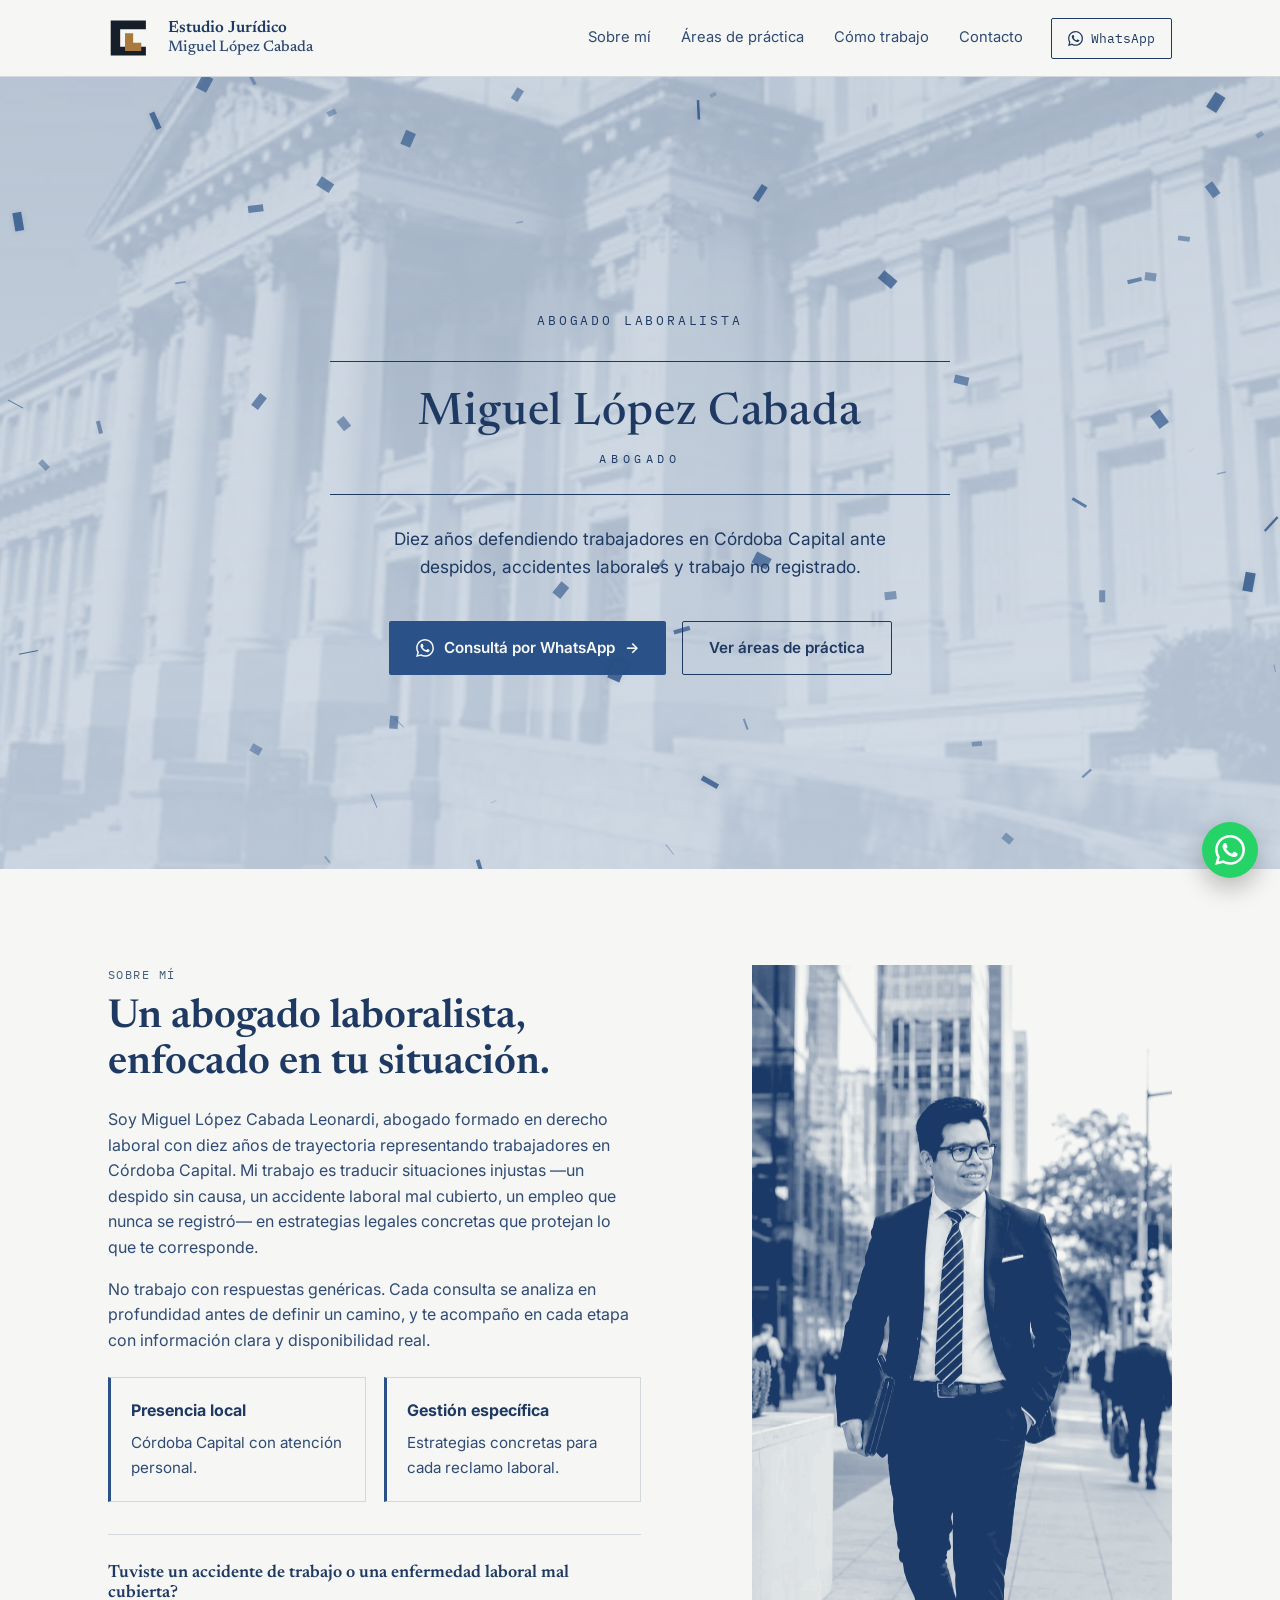
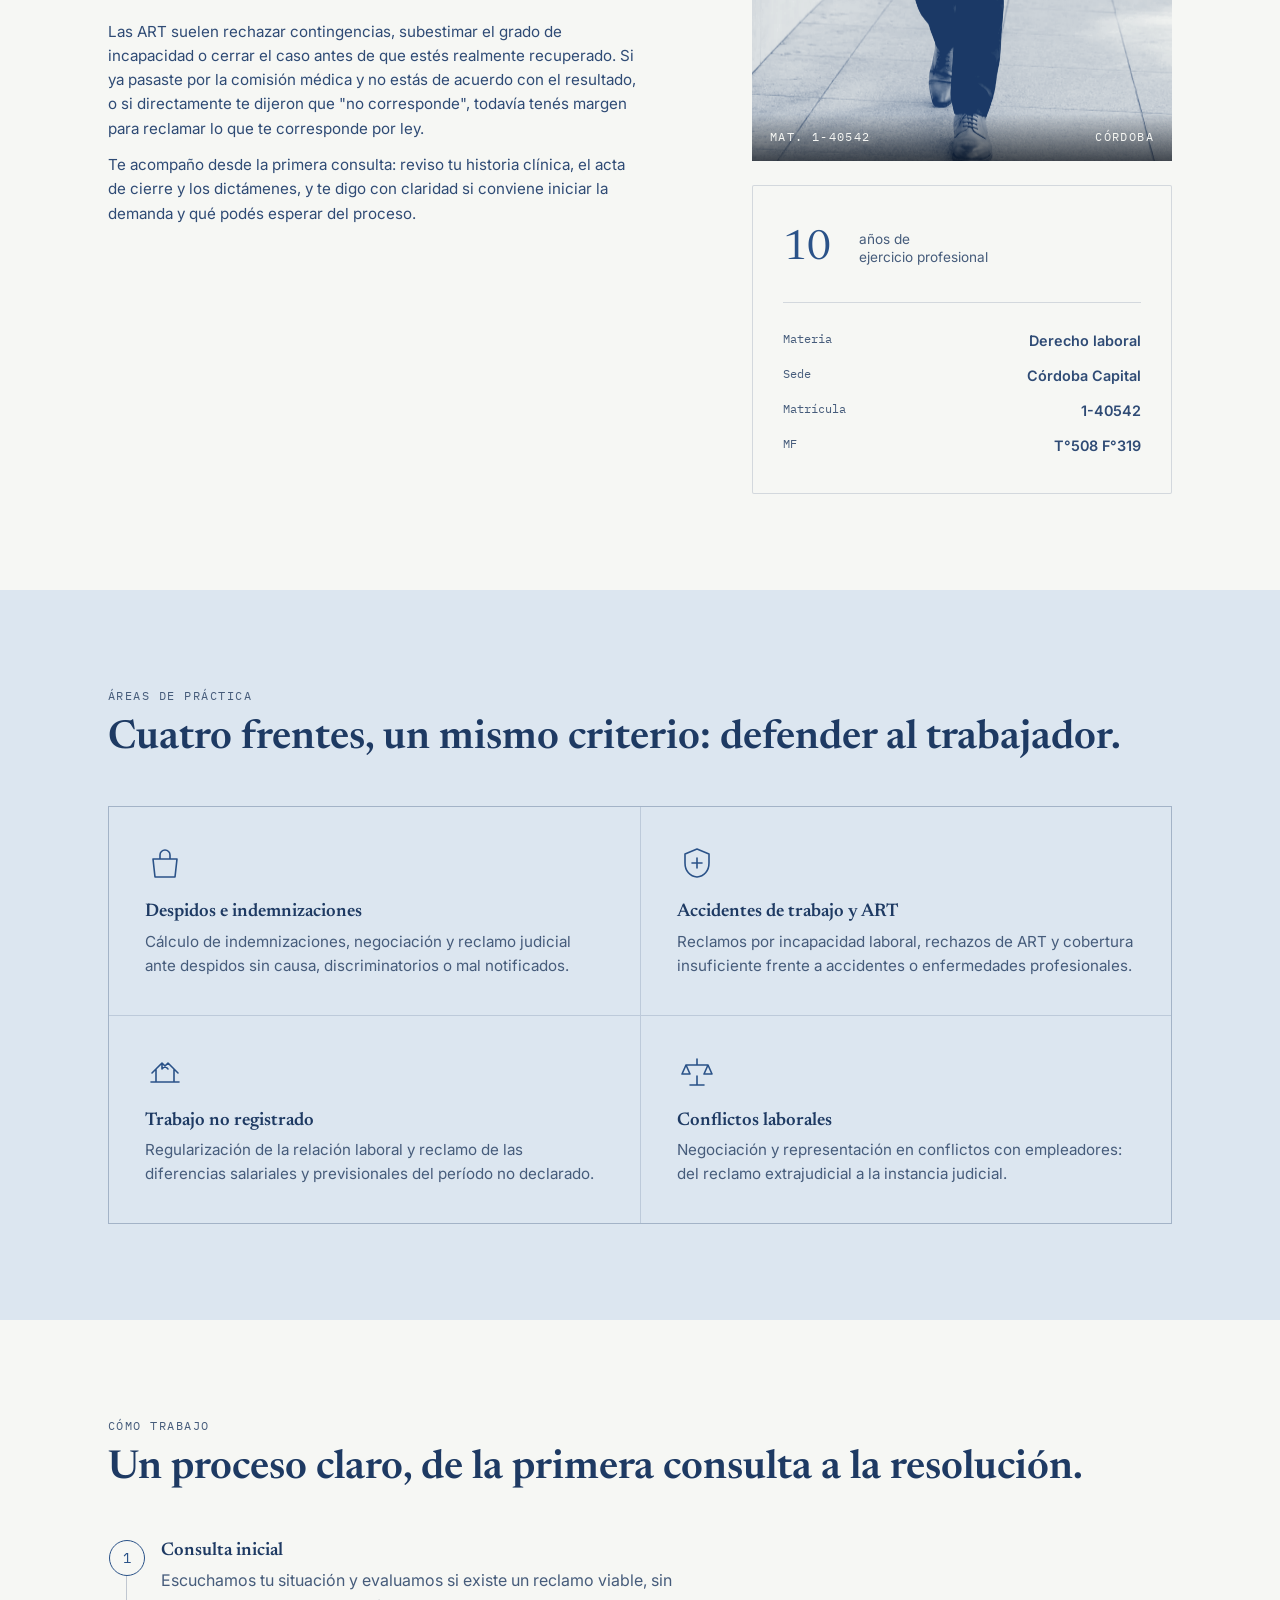
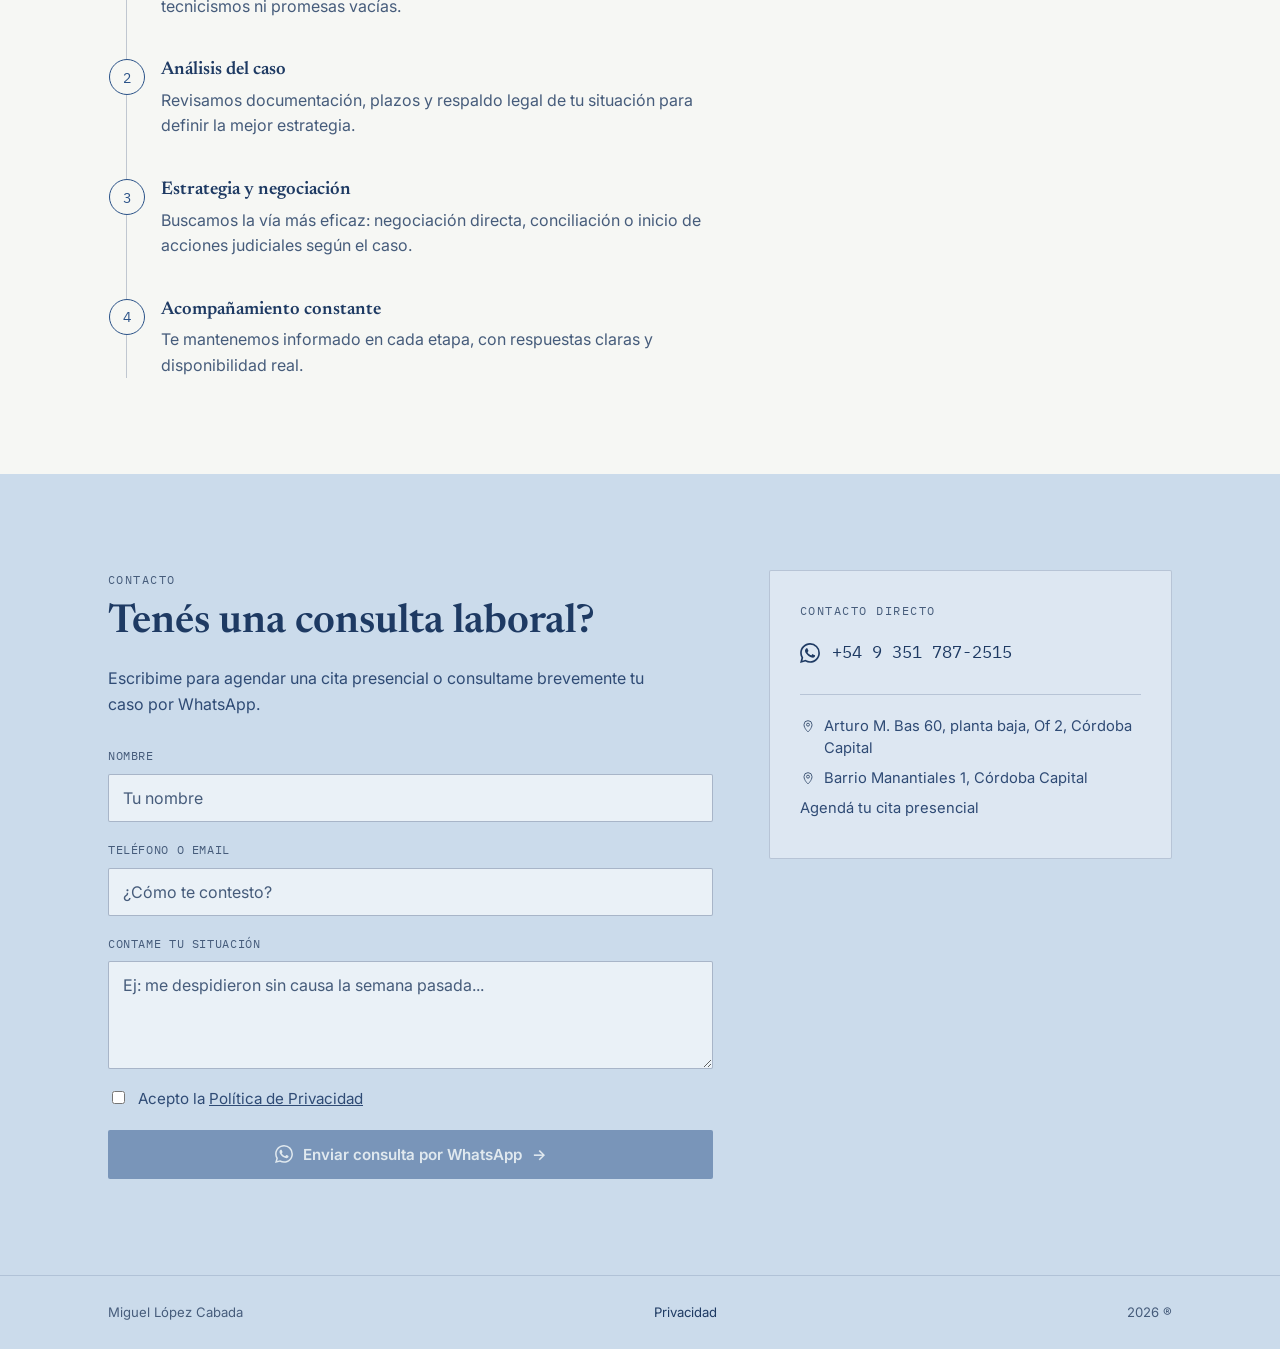
<file: index.html>
<!DOCTYPE html>
<html lang="es-AR" class="no-js">
<head>
<meta charset="UTF-8">
<meta name="viewport" content="width=device-width, initial-scale=1.0">
<title>Miguel López Cabada — Abogado Laboralista | Córdoba Capital</title>
<meta name="description" content="Miguel López Cabada, abogado laboralista con 10 años de trayectoria en Córdoba Capital. Despidos, ART, trabajo no registrado y conflictos laborales.">
<link rel="icon" type="image/svg+xml" href="imagenes/logo/logo-mlc-icono.svg">
<link rel="icon" type="image/png" sizes="32x32" href="imagenes/logo/logo-mlc-icono-32.png">
<link rel="icon" type="image/png" sizes="192x192" href="imagenes/logo/logo-mlc-icono-192.png">
<link rel="apple-touch-icon" sizes="192x192" href="imagenes/logo/logo-mlc-icono-192.png">
<link rel="canonical" href="https://estudiolopezcabada.com.ar/">
<meta property="og:title" content="Miguel López Cabada — Abogado Laboralista en Córdoba Capital">
<meta property="og:description" content="Miguel López Cabada, abogado laboralista con 10 años de trayectoria en Córdoba Capital. Despidos, ART, trabajo no registrado y conflictos laborales.">
<meta property="og:type" content="website">
<meta property="og:url" content="https://estudiolopezcabada.com.ar/">
<meta property="og:image" content="https://estudiolopezcabada.com.ar/imagenes/optimizadas/MiguelByN.webp">
<meta property="og:locale" content="es_AR">
<meta name="twitter:card" content="summary_large_image">
<meta name="twitter:title" content="Miguel López Cabada — Abogado Laboralista en Córdoba Capital">
<meta name="twitter:description" content="Miguel López Cabada, abogado laboralista con 10 años de trayectoria en Córdoba Capital. Despidos, ART, trabajo no registrado y conflictos laborales.">
<meta name="twitter:image" content="https://estudiolopezcabada.com.ar/imagenes/optimizadas/MiguelByN.webp">
<script type="application/ld+json">
{
  "@context": "https://schema.org",
  "@type": "LegalService",
  "name": "Estudio Jurídico Miguel López Cabada",
  "description": "Abogado laboralista en Córdoba Capital especializado en despidos, ART, trabajo no registrado y conflictos laborales.",
  "url": "https://estudiolopezcabada.com.ar/",
  "telephone": "+54 9 351 787-2515",
  "address": {
    "@type": "PostalAddress",
    "streetAddress": "Arturo M. Bas 60",
    "addressLocality": "Córdoba Capital",
    "addressRegion": "Córdoba",
    "addressCountry": "AR"
  },
  "areaServed": {
    "@type": "City",
    "name": "Córdoba Capital, Argentina"
  }
}
</script>
<link rel="preconnect" href="https://fonts.googleapis.com">
<link rel="preconnect" href="https://fonts.gstatic.com" crossorigin>
<link href="https://fonts.googleapis.com/css2?family=Newsreader:ital,opsz,wght@0,72,400;0,72,500;0,72,600;1,72,500&family=Inter:wght@400;500;600;700&family=IBM+Plex+Mono:wght@400;500&display=swap" rel="stylesheet">
<link rel="stylesheet" href="styles.css?v=20261105">
</head>
<body>

<!-- Recursos SVG compartidos: duotonos y logo de WhatsApp -->
<svg class="svg-defs" aria-hidden="true" focusable="false">
  <!-- Duotono azul oscuro y papel (foto de fondo del hero) -->
  <filter id="duotono-tinta" color-interpolation-filters="sRGB">
    <feColorMatrix type="matrix" values=".33 .33 .33 0 0  .33 .33 .33 0 0  .33 .33 .33 0 0  0 0 0 1 0"/>
    <feComponentTransfer>
      <feFuncR type="table" tableValues=".118 .965"/>
      <feFuncG type="table" tableValues=".227 .969"/>
      <feFuncB type="table" tableValues=".388 .957"/>
    </feComponentTransfer>
  </filter>
  <!-- Duotono azul (retrato): sombras #1B3A66, luces #F6F7F4, contraste ×1.3 -->
  <filter id="duotono-sello" color-interpolation-filters="sRGB">
    <feColorMatrix type="matrix" values=".33 .33 .33 0 0  .33 .33 .33 0 0  .33 .33 .33 0 0  0 0 0 1 0"/>
    <feComponentTransfer>
      <feFuncR type="linear" slope="1.3" intercept="-.15"/>
      <feFuncG type="linear" slope="1.3" intercept="-.15"/>
      <feFuncB type="linear" slope="1.3" intercept="-.15"/>
    </feComponentTransfer>
    <feComponentTransfer>
      <feFuncR type="table" tableValues=".106 .965"/>
      <feFuncG type="table" tableValues=".227 .969"/>
      <feFuncB type="table" tableValues=".400 .957"/>
    </feComponentTransfer>
  </filter>
  <!-- Duotono bordó (bucle del retrato): sombras #4A161C, luces #F6F2ED, contraste ×1.3 -->
  <filter id="duotono-bordo" color-interpolation-filters="sRGB">
    <feColorMatrix type="matrix" values=".33 .33 .33 0 0  .33 .33 .33 0 0  .33 .33 .33 0 0  0 0 0 1 0"/>
    <feComponentTransfer>
      <feFuncR type="linear" slope="1.3" intercept="-.15"/>
      <feFuncG type="linear" slope="1.3" intercept="-.15"/>
      <feFuncB type="linear" slope="1.3" intercept="-.15"/>
    </feComponentTransfer>
    <feComponentTransfer>
      <feFuncR type="table" tableValues=".290 .965"/>
      <feFuncG type="table" tableValues=".086 .949"/>
      <feFuncB type="table" tableValues=".110 .929"/>
    </feComponentTransfer>
  </filter>
  <!-- Logo oficial de WhatsApp -->
  <symbol id="wa" viewBox="0 0 24 24"><path fill="currentColor" d="M17.472 14.382c-.297-.149-1.758-.867-2.03-.967-.273-.099-.471-.148-.67.15-.197.297-.767.966-.94 1.164-.173.199-.347.223-.644.075-.297-.15-1.255-.463-2.39-1.475-.883-.788-1.48-1.761-1.653-2.059-.173-.297-.018-.458.13-.606.134-.133.298-.347.446-.52.149-.174.198-.298.298-.497.099-.198.05-.371-.025-.52-.075-.149-.669-1.612-.916-2.207-.242-.579-.487-.5-.669-.51-.173-.008-.371-.01-.57-.01-.198 0-.52.074-.792.372-.272.297-1.04 1.016-1.04 2.479 0 1.462 1.065 2.875 1.213 3.074.149.198 2.096 3.2 5.077 4.487.709.306 1.262.489 1.694.625.712.227 1.36.195 1.871.118.571-.085 1.758-.719 2.006-1.413.248-.694.248-1.289.173-1.413-.074-.124-.272-.198-.57-.347m-5.421 7.403h-.004a9.87 9.87 0 0 1-5.031-1.378l-.361-.214-3.741.982.998-3.648-.235-.374a9.86 9.86 0 0 1-1.51-5.26c.001-5.45 4.436-9.884 9.888-9.884 2.64 0 5.122 1.03 6.988 2.898a9.825 9.825 0 0 1 2.893 6.994c-.003 5.45-4.437 9.884-9.885 9.884m8.413-18.297A11.815 11.815 0 0 0 12.05 0C5.495 0 .16 5.335.157 11.892c0 2.096.547 4.142 1.588 5.945L.057 24l6.305-1.654a11.882 11.882 0 0 0 5.683 1.448h.005c6.554 0 11.89-5.335 11.893-11.893a11.821 11.821 0 0 0-3.48-8.413Z"/></symbol>
</svg>

<!-- HEADER -->
<header class="site-header" id="top">
  <div class="wrap header-inner">
    <a class="brand" href="#top">
      <img class="brand-mark" src="imagenes/logo/logo-mlc-icono.svg" alt="Miguel López Cabada" width="36" height="36">
      <span class="brand-name">
        <span class="brand-title">Estudio Jurídico</span>
        <span class="brand-subtitle">Miguel López Cabada</span>
      </span>
    </a>
    <nav class="main-nav" id="main-nav">
      <a href="#sobre-mi">Sobre mí</a>
      <a href="#areas">Áreas de práctica</a>
      <a href="#como-trabajo">Cómo trabajo</a>
      <a href="#contacto">Contacto</a>
    </nav>
    <a class="nav-cta" href="https://wa.me/5493517872515" target="_blank" rel="noopener"><svg class="wa-ico" width="18" height="18" aria-hidden="true"><use href="#wa"/></svg>WhatsApp</a>
    <button class="nav-toggle" id="nav-toggle" aria-label="Abrir menú" aria-expanded="false">
      <span></span><span></span><span></span>
    </button>
  </div>
</header>

<!-- HERO -->
<section class="hero" id="hero">
  <div class="hero-bg" id="hero-bg" aria-hidden="true"><div class="hero-bg-img"></div></div>
  <div class="hero-shade" aria-hidden="true"></div>
  <canvas class="papeles" id="papeles-fondo" aria-hidden="true"></canvas>
  <div class="wrap hero-inner">
    <p class="eyebrow">Abogado laboralista</p>

    <div class="plaque">
      <h1 class="plaque-name">
        Miguel López Cabada
        <span class="sr-only">— Abogado Laboralista en Córdoba Capital</span>
      </h1>
      <span class="plaque-role" aria-hidden="true">ABOGADO</span>
    </div>

    <p class="hero-lede">Diez años defendiendo trabajadores en Córdoba Capital ante despidos, accidentes laborales y trabajo no registrado.</p>

    <div class="hero-actions">
      <a class="btn btn-primary" href="https://wa.me/5493517872515" target="_blank" rel="noopener"><svg class="wa-ico" width="18" height="18" aria-hidden="true"><use href="#wa"/></svg>Consultá por WhatsApp <span class="arr" aria-hidden="true">→</span></a>
      <a class="btn btn-ghost" href="#areas">Ver áreas de práctica</a>
    </div>
  </div>
  <canvas class="papeles papeles-frente" id="papeles-frente" aria-hidden="true"></canvas>
</section>

<!-- SOBRE MÍ -->
<section class="section section-about" id="sobre-mi">
  <div class="wrap about-grid">
    <div class="about-copy reveal">
      <p class="section-tag">Sobre mí</p>
      <h2>Un abogado laboralista, enfocado en tu situación.</h2>
      <p class="body-text">
        Soy Miguel López Cabada Leonardi, abogado formado en derecho laboral con diez años de trayectoria representando trabajadores en Córdoba Capital. Mi trabajo es traducir situaciones injustas &mdash;un despido sin causa, un accidente laboral mal cubierto, un empleo que nunca se registró&mdash; en estrategias legales concretas que protejan lo que te corresponde.
      </p>
      <p class="body-text">
        No trabajo con respuestas genéricas. Cada consulta se analiza en profundidad antes de definir un camino, y te acompaño en cada etapa con información clara y disponibilidad real.
      </p>
      <div class="about-points">
        <div class="about-point">
          <strong>Presencia local</strong>
          <span>Córdoba Capital con atención personal.</span>
        </div>
        <div class="about-point">
          <strong>Gestión específica</strong>
          <span>Estrategias concretas para cada reclamo laboral.</span>
        </div>
      </div>
      <div class="accident-highlight">
        <h3>Tuviste un accidente de trabajo o una enfermedad laboral mal cubierta?</h3>
        <p>
          Las ART suelen rechazar contingencias, subestimar el grado de incapacidad o cerrar el caso antes de que estés realmente recuperado. Si ya pasaste por la comisión médica y no estás de acuerdo con el resultado, o si directamente te dijeron que "no corresponde", todavía tenés margen para reclamar lo que te corresponde por ley.
        </p>
        <p>
          Te acompaño desde la primera consulta: reviso tu historia clínica, el acta de cierre y los dictámenes, y te digo con claridad si conviene iniciar la demanda y qué podés esperar del proceso.
        </p>
      </div>
    </div>
    <aside class="about-aside" id="about-aside">
      <div class="photo" id="photo">
        <div class="photo-move" id="photo-move">
          <img class="duo" src="imagenes/optimizadas/MiguelByN.webp" alt="Miguel López Cabada, abogado laboralista en Córdoba Capital" width="911" height="1726">
          <img class="duo-alt" src="imagenes/optimizadas/MiguelByN.webp" alt="" aria-hidden="true" width="911" height="1726">
        </div>
        <div class="photo-caption" aria-hidden="true"><span>Mat. 1-40542</span><span>Córdoba</span></div>
      </div>
      <div class="stamp-card reveal" id="stamp-card">
        <div class="stamp-row">
          <span class="stamp-num" id="stamp-num">10</span>
          <span class="stamp-label">años de<br>ejercicio profesional</span>
        </div>
        <hr class="rule">
        <div class="stamp-line"><span class="stamp-key">Materia</span><span class="stamp-val">Derecho laboral</span></div>
        <div class="stamp-line"><span class="stamp-key">Sede</span><span class="stamp-val">Córdoba Capital</span></div>
        <div class="stamp-line"><span class="stamp-key">Matrícula</span><span class="stamp-val">1-40542</span></div>
        <div class="stamp-line"><span class="stamp-key">MF</span><span class="stamp-val">T°508 F°319</span></div>
      </div>
    </aside>
  </div>
</section>

<!-- ÁREAS DE PRÁCTICA -->
<section class="section section-alt" id="areas">
  <div class="wrap">
    <p class="section-tag">Áreas de práctica</p>
    <h2>Cuatro frentes, un mismo criterio: defender al trabajador.</h2>

    <div class="cards-grid">
      <article class="practice-card reveal">
        <span class="practice-icon" aria-hidden="true">
          <svg viewBox="0 0 40 40" fill="none"><path d="M8 16h24l-2 18H10L8 16Z" stroke="currentColor" stroke-width="1.6" stroke-linejoin="round"/><path d="M15 16v-4a5 5 0 0 1 10 0v4" stroke="currentColor" stroke-width="1.6"/></svg>
        </span>
        <h3>Despidos e indemnizaciones</h3>
        <p>Cálculo de indemnizaciones, negociación y reclamo judicial ante despidos sin causa, discriminatorios o mal notificados.</p>
      </article>

      <article class="practice-card reveal">
        <span class="practice-icon" aria-hidden="true">
          <svg viewBox="0 0 40 40" fill="none"><path d="M20 6 8 11v9c0 8 5 13.5 12 14 7-.5 12-6 12-14v-9L20 6Z" stroke="currentColor" stroke-width="1.6" stroke-linejoin="round"/><path d="M20 15v10M15 20h10" stroke="currentColor" stroke-width="1.6" stroke-linecap="round"/></svg>
        </span>
        <h3>Accidentes de trabajo y ART</h3>
        <p>Reclamos por incapacidad laboral, rechazos de ART y cobertura insuficiente frente a accidentes o enfermedades profesionales.</p>
      </article>

      <article class="practice-card reveal">
        <span class="practice-icon" aria-hidden="true">
          <svg viewBox="0 0 40 40" fill="none"><path d="M6 30h28M11 30V17l-4 4M11 17l6-6 6 6M17 11v6M29 30V17l4 4M29 17l-6-6-6 6" stroke="currentColor" stroke-width="1.6" stroke-linejoin="round" stroke-linecap="round"/></svg>
        </span>
        <h3>Trabajo no registrado</h3>
        <p>Regularización de la relación laboral y reclamo de las diferencias salariales y previsionales del período no declarado.</p>
      </article>

      <article class="practice-card reveal">
        <span class="practice-icon" aria-hidden="true">
          <svg viewBox="0 0 40 40" fill="none"><path d="M20 7v6M9 13l22 0M9 13l-4 9h8l-4-9ZM31 13l-4 9h8l-4-9ZM13 33h14M20 24v9" stroke="currentColor" stroke-width="1.6" stroke-linejoin="round" stroke-linecap="round"/></svg>
        </span>
        <h3>Conflictos laborales</h3>
        <p>Negociación y representación en conflictos con empleadores: del reclamo extrajudicial a la instancia judicial.</p>
      </article>
    </div>
  </div>
</section>

<!-- CÓMO TRABAJO -->
<section class="section" id="como-trabajo">
  <div class="wrap">
    <p class="section-tag">Cómo trabajo</p>
    <h2>Un proceso claro, de la primera consulta a la resolución.</h2>

    <ol class="timeline">
      <li class="timeline-step reveal">
        <span class="timeline-num">1</span>
        <div>
          <h3>Consulta inicial</h3>
          <p>Escuchamos tu situación y evaluamos si existe un reclamo viable, sin tecnicismos ni promesas vacías.</p>
        </div>
      </li>
      <li class="timeline-step reveal">
        <span class="timeline-num">2</span>
        <div>
          <h3>Análisis del caso</h3>
          <p>Revisamos documentación, plazos y respaldo legal de tu situación para definir la mejor estrategia.</p>
        </div>
      </li>
      <li class="timeline-step reveal">
        <span class="timeline-num">3</span>
        <div>
          <h3>Estrategia y negociación</h3>
          <p>Buscamos la vía más eficaz: negociación directa, conciliación o inicio de acciones judiciales según el caso.</p>
        </div>
      </li>
      <li class="timeline-step reveal">
        <span class="timeline-num">4</span>
        <div>
          <h3>Acompañamiento constante</h3>
          <p>Te mantenemos informado en cada etapa, con respuestas claras y disponibilidad real.</p>
        </div>
      </li>
    </ol>
  </div>
</section>

<!-- CONTACTO -->
<section class="section section-contact" id="contacto">
  <div class="wrap two-col">
    <div class="col-main reveal">
      <p class="section-tag">Contacto</p>
      <h2>Tenés una consulta laboral?</h2>
      <p class="body-text">Escribime para agendar una cita presencial o consultame brevemente tu caso por WhatsApp.</p>

      <form class="contact-form" id="contact-form">
        <label>
          Nombre
          <input type="text" name="nombre" required placeholder="Tu nombre">
        </label>
        <label>
          Teléfono o email
          <input type="text" name="contacto" required placeholder="¿Cómo te contesto?">
        </label>
        <label>
          Contame tu situación
          <textarea name="mensaje" rows="4" required placeholder="Ej: me despidieron sin causa la semana pasada..."></textarea>
        </label>
        <label class="privacy-field">
          <input type="checkbox" name="privacy" required>
          <span>Acepto la <a href="#privacy-modal" data-privacy-modal>Política de Privacidad</a></span>
        </label>
        <p class="form-fallback-message" id="form-fallback-message" role="alert" aria-live="polite">¿No se abrió WhatsApp? Escribinos directo a mlopezcabada@gmail.com o llamanos al +54 9 351 787-2515</p>
        <button type="submit" class="btn btn-primary btn-full" id="submit-contact-btn" disabled><svg class="wa-ico" width="18" height="18" aria-hidden="true"><use href="#wa"/></svg>Enviar consulta por WhatsApp <span class="arr" aria-hidden="true">→</span></button>
      </form>
    </div>

    <div class="col-side reveal">
      <div class="contact-card">
        <p class="section-tag">Contacto directo</p>
        <a class="contact-line" href="https://wa.me/5493517872515" target="_blank" rel="noopener">
          <svg class="wa-ico" width="18" height="18" aria-hidden="true"><use href="#wa"/></svg>
          +54 9 351 787-2515
        </a>
        <hr class="rule">
        <p class="contact-place">
          <svg class="location-icon" viewBox="0 0 24 24" fill="none" aria-hidden="true"><path d="M12 21s6-5.7 6-11a6 6 0 1 0-12 0c0 5.3 6 11 6 11Z" stroke="currentColor" stroke-width="1.5"/><circle cx="12" cy="10" r="2.2" stroke="currentColor" stroke-width="1.5"/></svg>
          Arturo M. Bas 60, planta baja, Of 2, Córdoba Capital
        </p>
        <p class="contact-place">
          <svg class="location-icon" viewBox="0 0 24 24" fill="none" aria-hidden="true"><path d="M12 21s6-5.7 6-11a6 6 0 1 0-12 0c0 5.3 6 11 6 11Z" stroke="currentColor" stroke-width="1.5"/><circle cx="12" cy="10" r="2.2" stroke="currentColor" stroke-width="1.5"/></svg>
          Barrio Manantiales 1, Córdoba Capital
        </p>
        <p class="contact-place">Agendá tu cita presencial</p>
      </div>
    </div>
  </div>
</section>

<!-- FOOTER -->
<footer class="site-footer">
  <div class="wrap footer-inner">
    <span class="footer-brand">Miguel López Cabada</span>
    <a class="footer-link" href="#privacy-modal" data-privacy-modal>Privacidad</a>
    <span class="footer-copy">2026&nbsp;&reg;</span>
  </div>
</footer>

<dialog class="privacy-modal" id="privacy-modal" aria-labelledby="privacy-modal-title">
  <div class="privacy-modal-header">
    <div>
      <p class="section-tag">Privacidad</p>
      <h2 id="privacy-modal-title">Política de Privacidad</h2>
    </div>
    <button class="modal-close" type="button" data-close-privacy aria-label="Cerrar política de privacidad">&times;</button>
  </div>
  <div class="privacy-modal-content">
    <p>Este sitio web es administrado por el Estudio Jurídico individual de Miguel López Cabada, abogado, matrícula 1-40542, con sede en Córdoba Capital, Argentina.</p>
    <p>Al completar el formulario de contacto, se recopilan los datos que voluntariamente proporcione el usuario: nombre, medio de contacto y mensaje. Estos datos se utilizan exclusivamente para responder la consulta y atender la solicitud realizada a través del sitio.</p>
    <p>No compartimos los datos con terceros ni los utilizamos para fines distintos a la atención de la consulta. Los datos se conservan durante el tiempo necesario para responder y, cuando corresponda, para cumplir con obligaciones legales.</p>
    <p>El usuario puede solicitar la eliminación de sus datos escribiendo a mlopezcabada@gmail.com.</p>
    <p>Esta política se adapta a los principios de la Ley 25.326 de Protección de Datos Personales de la República Argentina.</p>
  </div>
</dialog>

<a class="whatsapp-float" href="https://wa.me/5493517872515" target="_blank" rel="noopener" aria-label="Contactar por WhatsApp">
  <svg width="30" height="30" aria-hidden="true"><use href="#wa"/></svg>
</a>

<script src="script.js?v=20261105"></script>
</body>
</html>
</file>
<file: styles.css>
/* =========================================================
   TOKENS — azul empolvado: fondos claros y azules, textos azul oscuro.
   Sin dorado. Único color fuera de la paleta: verde WhatsApp
   (sólo en el botón flotante).
========================================================= */
:root{
  --ink:        #1E3A63;
  --ink-soft:   #2F4B75;
  --paper:      #F6F7F4;
  --paper-2:    #DCE6F0;
  --contact:    #CBDBEB;
  --slate:      #465C7B;
  --accent:     #2A5288;
  --accent-h:   #1E3E6B;
  --line:       rgba(30,58,99,.16);
  --wa-green:   #25D366;
  --wa-green-h: #1EBE5A;

  --font-display: 'Newsreader', serif;
  --font-body: 'Inter', sans-serif;
  --font-mono: 'IBM Plex Mono', monospace;

  --wrap: 1120px;
  --gutter: 28px;
  --radius: 2px;
}

*,*::before,*::after{ box-sizing: border-box; }
html{ scroll-behavior: smooth; }
body{
  margin: 0;
  background: var(--paper);
  color: var(--ink);
  font-family: var(--font-body);
  font-size: 16px;
  line-height: 1.6;
  -webkit-font-smoothing: antialiased;
  overflow-x: hidden;
}
img,svg{ display:block; max-width:100%; }
a{ color:inherit; text-decoration:none; }
.wrap{ max-width: var(--wrap); margin: 0 auto; padding: 0 var(--gutter); }
h1,h2,h3{ font-family: var(--font-display); font-weight: 600; line-height: 1.15; margin: 0 0 .5em; color: var(--ink); }
h2{ font-size: clamp(1.7rem, 3.2vw, 2.5rem); }
h3{ font-size: 1.15rem; margin-bottom: .4em; }
p{ margin: 0 0 1em; }
.body-text{ color: var(--ink-soft); max-width: 56ch; }
.section-tag{
  font-family: var(--font-mono); font-size: .78rem; letter-spacing: .12em;
  text-transform: uppercase; color: var(--slate); margin: 0 0 .8em;
}
.rule{ border:none; height:1px; background: var(--line); margin: 20px 0; }
.sr-only{
  position:absolute; width:1px; height:1px; padding:0; margin:-1px; overflow:hidden;
  clip: rect(0,0,0,0); clip-path: inset(50%); white-space: nowrap; border:0;
}
.svg-defs{ position:absolute; width:0; height:0; overflow:hidden; }
a:focus-visible, button:focus-visible{ outline: 2px solid currentColor; outline-offset: 2px; }

/* Aparición al hacer scroll */
.reveal{ opacity:0; transform: translateY(14px); transition: opacity .6s ease, transform .6s ease; }
.reveal.in{ opacity:1; transform:none; }
.no-js .reveal{ opacity:1; transform:none; }

/* =========================================================
   HEADER
========================================================= */
.site-header{
  position: sticky; top:0; z-index: 50;
  background: rgba(246,247,244,.94);
  backdrop-filter: blur(6px);
  border-bottom: 1px solid var(--line);
}
.header-inner{ display:flex; align-items:center; gap: 28px; height: 76px; }
.brand{ display:flex; align-items:center; gap:14px; margin-right:auto; }
.brand-mark{ width: 46px; height: 46px; flex-shrink: 0; object-fit: contain; }
.brand-name{ display:flex; flex-direction:column; font-family: var(--font-display); font-weight:600; line-height:1.1; }
.brand-title{ font-size: 1.02rem; }
.brand-subtitle{ font-size: .95rem; color: var(--ink-soft); font-weight: 500; margin-top: 2px; }
.main-nav{ display:flex; gap: 30px; }
.main-nav a{ font-size:.92rem; color: var(--ink-soft); position:relative; padding: 4px 0; }
.main-nav a:hover{ color: var(--ink); }
.main-nav a::after{
  content:""; position:absolute; left:0; right:0; bottom:0; height:1px;
  background: var(--ink); transform: scaleX(0); transform-origin: left; transition: transform .25s ease;
}
.main-nav a:hover::after{ transform: scaleX(1); }
.nav-cta{
  display:inline-flex; align-items:center; gap:8px;
  font-family: var(--font-mono); font-size:.82rem;
  border: 1px solid var(--ink); padding: 9px 16px; border-radius: var(--radius);
  transition: background .2s ease, color .2s ease;
}
.nav-cta:hover{ background: var(--ink); color: var(--paper); }
.nav-toggle{
  display:none; flex-direction:column; justify-content:center; gap:5px;
  width:40px; height:40px; background:none; border:0; cursor:pointer; padding:8px;
}
.nav-toggle span{ height:1.5px; background: var(--ink); transition: transform .25s, opacity .25s; }
.nav-toggle[aria-expanded="true"] span:nth-child(1){ transform: translateY(6.5px) rotate(45deg); }
.nav-toggle[aria-expanded="true"] span:nth-child(2){ opacity:0; }
.nav-toggle[aria-expanded="true"] span:nth-child(3){ transform: translateY(-6.5px) rotate(-45deg); }

/* Logo de WhatsApp dentro de botones */
.wa-ico{ width:18px; height:18px; flex-shrink:0; }
.nav-cta .wa-ico{ width:15px; height:15px; }

/* =========================================================
   HERO — Tribunales con zoom lento + paralaje + papelitos
========================================================= */
.hero{
  position: relative;
  min-height: 88vh; min-height: 88svh;
  display: flex; align-items: center;
  padding: 120px 0 80px;
  color: var(--ink);
  overflow: hidden;
  background: var(--paper);
}
.hero-bg{ position:absolute; inset:-12% 0; will-change: transform; }
.hero-bg-img{
  position:absolute; inset:0;
  background: url('imagenes/optimizadas/Tribunales2.webp') center/cover;
  filter: url(#duotono-tinta);
  animation: zoom-lento 26s ease-in-out infinite alternate;
}
@keyframes zoom-lento{
  from{ transform: scale(1) translate(0,0); }
  to{   transform: scale(1.14) translate(-2%,-1.5%); }
}
.hero-shade{ position:absolute; inset:0; background: linear-gradient(180deg, rgba(224,233,242,.68), rgba(224,233,242,.78)); }
.papeles{ position:absolute; inset:0; width:100%; height:100%; pointer-events:none; }
.papeles-frente{ z-index: 2; }
.hero-inner{ position:relative; z-index:1; text-align:center; max-width: 960px; margin: 0 auto; width:100%; }
.hero .eyebrow{
  font-family: var(--font-mono); font-size:.8rem; letter-spacing:.22em; text-transform:uppercase;
  color: var(--ink); margin: 0 0 30px;
}
.plaque{
  display:inline-flex; flex-direction:column; align-items:center; gap:10px;
  margin: 0 auto 30px; padding: 26px 48px; width: min(100%, 620px);
  border-top: 1px solid var(--ink);
  border-bottom: 1px solid var(--ink);
}
.plaque-name{
  margin:0; color: var(--ink); font-weight: 500;
  font-size: clamp(1.6rem, 4vw, 2.8rem); letter-spacing: .02em; line-height: 1.15;
}
.plaque-role{ font-family: var(--font-mono); font-size:.72rem; letter-spacing:.4em; color: var(--ink); }
.hero-lede{ max-width: 46ch; margin: 0 auto 40px; color: var(--ink); font-size: 1.08rem; }
.hero-actions{ display:flex; gap:16px; justify-content:center; flex-wrap:wrap; }

/* =========================================================
   BUTTONS — sólidos, sin degradés
========================================================= */
.btn{
  display:inline-flex; align-items:center; justify-content:center; gap:10px;
  font-family: var(--font-body); font-weight:600; font-size:.95rem;
  padding: 14px 26px; border-radius: var(--radius);
  border: 1px solid transparent; cursor:pointer;
  transition: background .2s ease, color .2s ease, border-color .2s ease;
}
.btn .arr{ transition: transform .25s ease; }
.btn:hover .arr{ transform: translateX(4px); }
.btn-primary{ background: var(--accent); color: var(--paper); }
.btn-primary:hover{ background: var(--accent-h); }
.btn-ghost{ border-color: var(--ink); color: var(--ink); }
.btn-ghost:hover{ background: rgba(30,58,99,.07); }
.btn-full{ width:100%; }
.btn:disabled{ opacity:.5; cursor:not-allowed; }

/* =========================================================
   SECTIONS
========================================================= */
.section{ padding: 96px 0; }
.section-alt{ background: var(--paper-2); }
.section-contact{ background: var(--contact); }

/* SOBRE MÍ */
.about-grid{ display:grid; grid-template-columns: 1.05fr .95fr; gap: 48px; align-items:start; }
.about-points{ display:grid; grid-template-columns: repeat(2, minmax(0,1fr)); gap: 18px; margin-top: 24px; }
.about-point{ padding: 20px; border: 1px solid var(--line); border-left: 3px solid var(--accent); }
.about-point strong{ display:block; margin-bottom: 6px; color: var(--ink); }
.about-point span{ color: var(--ink-soft); font-size:.95rem; }
.accident-highlight{ margin-top: 32px; padding-top: 28px; border-top: 1px solid var(--line); }
.accident-highlight h3{ font-size: 1.1rem; margin-bottom: 16px; }
.accident-highlight p{ color: var(--ink-soft); font-size:.95rem; margin-bottom: 12px; }
.accident-highlight p:last-child{ margin-bottom: 0; }
.about-aside{ display:flex; flex-direction:column; gap:24px; max-width: 420px; width:100%; margin-left:auto; }

/* RETRATO — bucle azul y bordó + revelado + paralaje.
   Proporción de la foto original (911×1726) para no recortarla. */
.photo{
  position: relative; overflow: hidden;
  aspect-ratio: 911 / 1726;
  background: var(--paper-2);
  clip-path: inset(100% 0 0 0);
  transition: clip-path 1.3s cubic-bezier(.7,0,.2,1);
}
.photo.in{ clip-path: inset(0 0 0 0); }
.no-js .photo{ clip-path: none; }
.photo-move{ position:absolute; inset:-4% 0; will-change: transform; }
.photo img{
  position:absolute; inset:0; width:100%; height:100%; object-fit:cover;
  transform: scale(1.25);
  transition: transform 1.4s cubic-bezier(.2,.7,.1,1), opacity 1.2s ease;
}
.photo.in img{ transform: scale(1.04); }
.photo:hover img{ transform: scale(1.09); }
.photo img.duo{ filter: url(#duotono-sello); }
.photo img.duo-alt{
  filter: url(#duotono-bordo);
  opacity:0;
  animation: bucle-retrato 16s ease-in-out infinite;
}
@keyframes bucle-retrato{
  0%, 30%{ opacity:0; }
  50%, 80%{ opacity:1; }
  100%{ opacity:0; }
}
.photo-caption{
  position:absolute; left:0; right:0; bottom:0; z-index:2;
  display:flex; justify-content:space-between; padding: 14px 18px;
  font-family: var(--font-mono); font-size:.72rem; letter-spacing:.12em; text-transform:uppercase;
  color: var(--paper); background: linear-gradient(0deg, rgba(10,15,22,.7), transparent);
}

/* FICHA */
.stamp-card{ border: 1px solid var(--line); padding: 30px; background: var(--paper); border-radius: var(--radius); }
.stamp-row{ display:flex; align-items:center; gap:18px; }
.stamp-num{ font-family: var(--font-display); font-size: 2.6rem; color: var(--accent); min-width: 1.4em; }
.stamp-label{ font-size:.85rem; color: var(--slate); line-height:1.3; }
.stamp-line{ display:flex; justify-content:space-between; gap:16px; font-size:.9rem; padding: 6px 0; }
.stamp-key{ font-family: var(--font-mono); color: var(--slate); font-size:.78rem; }
.stamp-val{ color: var(--ink-soft); font-weight:600; text-align:right; }

/* =========================================================
   ÁREAS DE PRÁCTICA
========================================================= */
.cards-grid{
  display:grid; grid-template-columns: repeat(2, 1fr); gap: 1px;
  background: var(--line); border: 1px solid var(--line); margin-top: 44px;
}
.practice-card{ position:relative; background: var(--paper-2); padding: 36px; transition: background .25s ease; }
.practice-card::before{
  content:""; position:absolute; left:0; top:0; height:2px; width:0;
  background: var(--accent); transition: width .4s ease;
}
.practice-card:hover{ background: var(--paper); }
.practice-card:hover::before{ width:100%; }
.practice-icon{ display:block; color: var(--accent); width:40px; height:40px; margin-bottom:18px; }
.practice-card p{ color: var(--slate); font-size:.95rem; margin:0; }

/* =========================================================
   CÓMO TRABAJO
========================================================= */
.timeline{ list-style:none; margin: 48px 0 0 18px; padding:0; border-left: 1px solid rgba(30,58,99,.25); }
.timeline-step{ position:relative; padding: 0 0 40px 34px; }
.timeline-step:last-child{ padding-bottom:0; }
.timeline-num{
  position:absolute; left:-18px; top:0;
  width:36px; height:36px; border-radius:50%;
  background: var(--paper); border: 1px solid var(--accent); color: var(--accent);
  font-family: var(--font-mono); font-size:.9rem;
  display:flex; align-items:center; justify-content:center;
}
.timeline-step p{ color: var(--slate); margin:0; max-width:56ch; }

/* =========================================================
   CONTACTO
========================================================= */
.two-col{ display:grid; grid-template-columns: 1.2fr .8fr; gap: 56px; align-items:start; }
.contact-form{ margin-top: 28px; display:flex; flex-direction:column; gap:18px; }
.contact-form label{
  display:flex; flex-direction:column; gap:8px;
  font-family: var(--font-mono); font-size:.78rem; letter-spacing:.05em;
  text-transform:uppercase; color: var(--slate);
}
.contact-form input, .contact-form textarea{
  width:100%; font-family: var(--font-body); font-size:1rem;
  background: rgba(255,255,255,.6); border: 1px solid rgba(30,58,99,.32);
  color: var(--ink); padding: 13px 14px; border-radius: var(--radius); resize: vertical;
}
.contact-form input::placeholder, .contact-form textarea::placeholder{ color: var(--slate); }
.contact-form input:focus, .contact-form textarea:focus{ outline: 2px solid var(--ink); outline-offset: 1px; }
.contact-form .privacy-field{
  flex-direction:row; align-items:flex-start; gap:10px;
  text-transform:none; font-family: var(--font-body); font-size:.95rem; letter-spacing:normal;
  color: var(--ink-soft);
}
.contact-form .privacy-field input{ width:auto; margin-top:4px; }
.contact-form .privacy-field a{ text-decoration: underline; }
.form-fallback-message{ display:none; margin: -4px 0 0; font-size:.84rem; line-height:1.5; color: var(--ink); }
.form-fallback-message.is-visible{ display:block; }

.contact-card{ border: 1px solid rgba(30,58,99,.2); background: rgba(255,255,255,.35); padding: 30px; border-radius: var(--radius); }
.contact-card .rule{ background: rgba(30,58,99,.2); }
.contact-line{ display:flex; align-items:center; gap:12px; font-family: var(--font-mono); font-size:1.05rem; color: var(--ink); padding: 8px 0; }
.contact-line .wa-ico{ width:20px; height:20px; }
.contact-place{ display:flex; align-items:flex-start; gap:8px; color: var(--ink-soft); font-size:.92rem; line-height:1.5; margin: 0 0 8px; }
.location-icon{ width:16px; height:16px; flex-shrink:0; margin-top:3px; color: var(--slate); }

/* =========================================================
   FOOTER
========================================================= */
.site-footer{
  background: var(--contact); color: var(--slate);
  padding: 26px 0; font-size:.82rem; border-top: 1px solid rgba(30,58,99,.15);
}
.footer-inner{ display:flex; flex-wrap:wrap; gap:8px 24px; justify-content:space-between; align-items:center; }
.footer-link{ color: var(--ink); }
.footer-link:hover{ color: var(--accent-h); }

/* =========================================================
   PRIVACY MODAL
========================================================= */
.privacy-modal{
  width: min(640px, calc(100% - 32px));
  max-height: min(680px, calc(100vh - 48px));
  margin: auto; padding: 0;
  border: 1px solid var(--line); border-radius: var(--radius);
  background: var(--paper); color: var(--ink);
  box-shadow: 0 24px 70px rgba(0,0,0,.35);
}
.privacy-modal::backdrop{ background: rgba(10,16,24,.68); }
.privacy-modal-header{
  display:flex; align-items:flex-start; justify-content:space-between; gap:24px;
  padding: 28px 32px 20px; border-bottom: 1px solid var(--line);
}
.privacy-modal-header .section-tag{ margin-bottom:.45em; }
.privacy-modal-header h2{ margin:0; font-size: clamp(1.6rem, 4vw, 2.2rem); }
.modal-close{
  flex: 0 0 auto; width:34px; height:34px;
  border: 1px solid rgba(30,58,99,.25); border-radius:50%;
  background: transparent; color: var(--ink); font-size:1.5rem; line-height:1; cursor:pointer;
}
.modal-close:hover{ background: var(--ink); color: var(--paper); }
.privacy-modal-content{
  max-height: min(470px, calc(100vh - 190px)); overflow-y:auto;
  padding: 24px 32px 30px; color: var(--ink-soft);
}
.privacy-modal-content p:last-child{ margin-bottom:0; }

/* =========================================================
   WHATSAPP FLOTANTE — único elemento con el verde de la marca
========================================================= */
.whatsapp-float{
  position:fixed; right:22px; bottom:22px; z-index:60;
  width:56px; height:56px; border-radius:50%;
  background: var(--wa-green); color:#fff;
  display:flex; align-items:center; justify-content:center;
  box-shadow: 0 10px 24px rgba(0,0,0,.25);
  transition: transform .2s ease, background .2s ease;
}
.whatsapp-float:hover{ transform: scale(1.06); background: var(--wa-green-h); }
.whatsapp-float svg{ width:30px; height:30px; }

/* =========================================================
   RESPONSIVE
========================================================= */
@media (max-width: 1024px){
  .about-grid, .two-col{ grid-template-columns: 1fr; }
  .about-aside{ max-width: 520px; margin: 0; }
}
@media (max-width: 820px){
  :root{ --gutter: 16px; }
  .header-inner{ height: 68px; gap: 12px; }
  .brand-mark{ width: 40px; height: 40px; }
  .nav-cta{ display:none; }
  .nav-toggle{ display:flex; }
  .main-nav{
    position:absolute; top:68px; left:0; right:0;
    flex-direction:column; gap:0; background: var(--paper);
    border-bottom: 1px solid var(--line);
    max-height:0; overflow:hidden; transition: max-height .3s ease;
  }
  .main-nav.open{ max-height: 280px; }
  .main-nav a{ padding: 16px var(--gutter); border-top: 1px solid var(--line); }
  .main-nav a::after{ display:none; }
  .section{ padding: 72px 0; }
  .cards-grid, .about-points{ grid-template-columns: 1fr; }
  .practice-card{ padding: 28px 22px; }
  .hero{ padding: 96px 0 64px; }
}
@media (max-width: 520px){
  .plaque{ padding: 26px 16px; }
  .plaque-role{ letter-spacing: .25em; }
  .hero-lede{ font-size: 1rem; margin-bottom: 30px; }
  .hero-actions .btn{ width: 100%; }
  .stamp-card, .contact-card{ padding: 22px; }
  .privacy-modal-header{ padding: 24px 20px 18px; }
  .privacy-modal-content{ padding: 20px 20px 24px; }
  .whatsapp-float{ right:16px; bottom:16px; }
}

/* Movimiento reducido: se quita todo desplazamiento (zoom, paralaje,
   revelado, papelitos), pero se conservan los fundidos suaves. */
@media (prefers-reduced-motion: reduce){
  *{ animation: none !important; scroll-behavior: auto !important; }
  .reveal{ opacity:1; transform:none; transition:none; }
  .photo{ clip-path:none; transition:none; }
  .photo img, .photo.in img, .photo:hover img{ transform:none; transition: opacity 1.2s ease; }
  .btn:hover .arr{ transform:none; }
}
</file>
